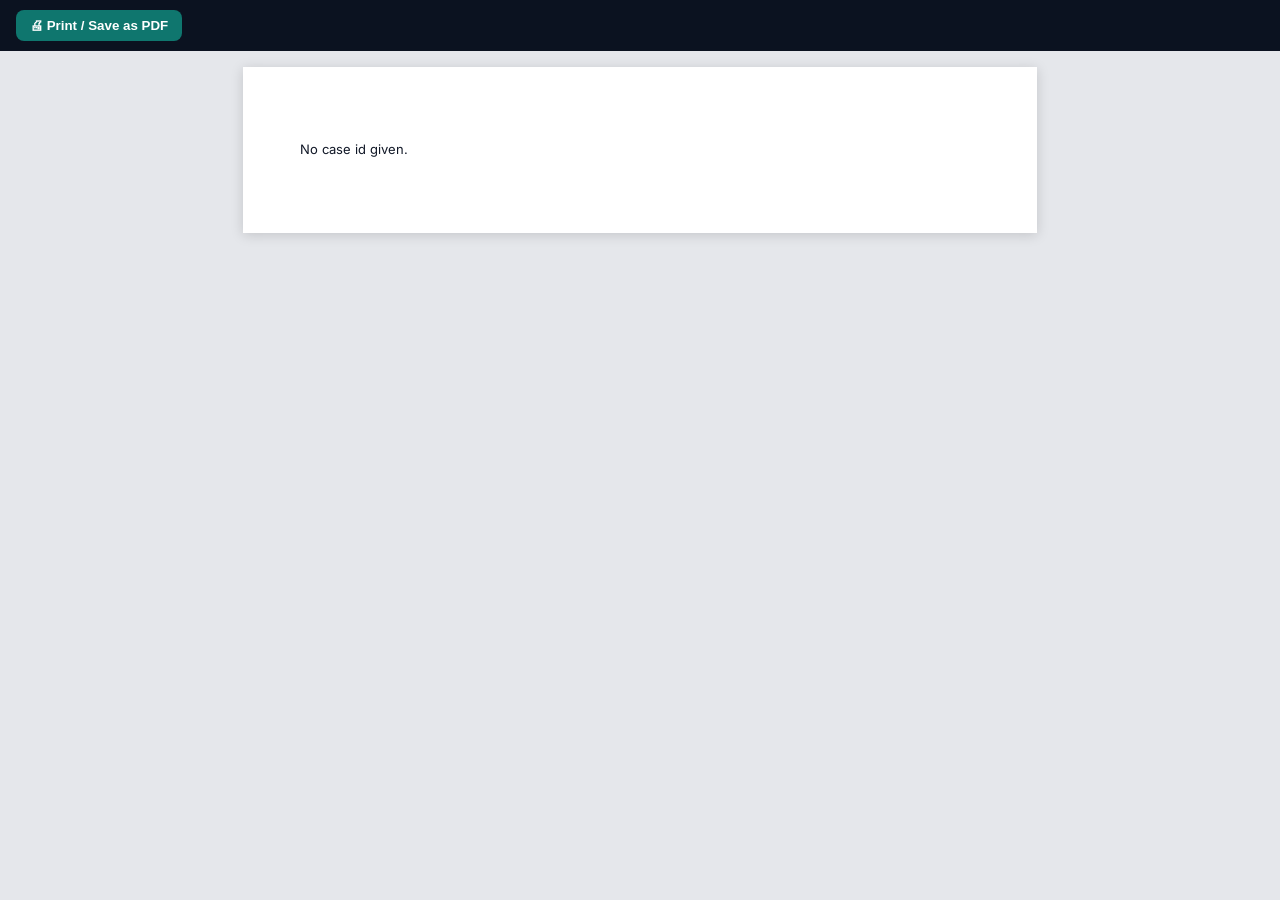
<file: static/report.html>
<!doctype html>
<html lang="en">
<head>
  <meta charset="utf-8">
  <meta name="viewport" content="width=device-width, initial-scale=1">
  <title>8D report: RootTrace 8D</title>
  <link rel="preconnect" href="https://fonts.googleapis.com">
  <link rel="preconnect" href="https://fonts.gstatic.com" crossorigin>
  <link rel="stylesheet" href="https://fonts.googleapis.com/css2?family=Inter:wght@400;600;700&display=swap">
  <link rel="stylesheet" href="/static/css/print.css">
</head>
<body>
  <div class="toolbar no-print">
    <button onclick="window.print()">🖨 Print / Save as PDF</button>
    <span id="toolbarNote"></span>
  </div>
  <main id="report"><p class="muted">Loading report…</p></main>
  <script type="module" src="/static/js/report.js"></script>
</body>
</html>
</file>
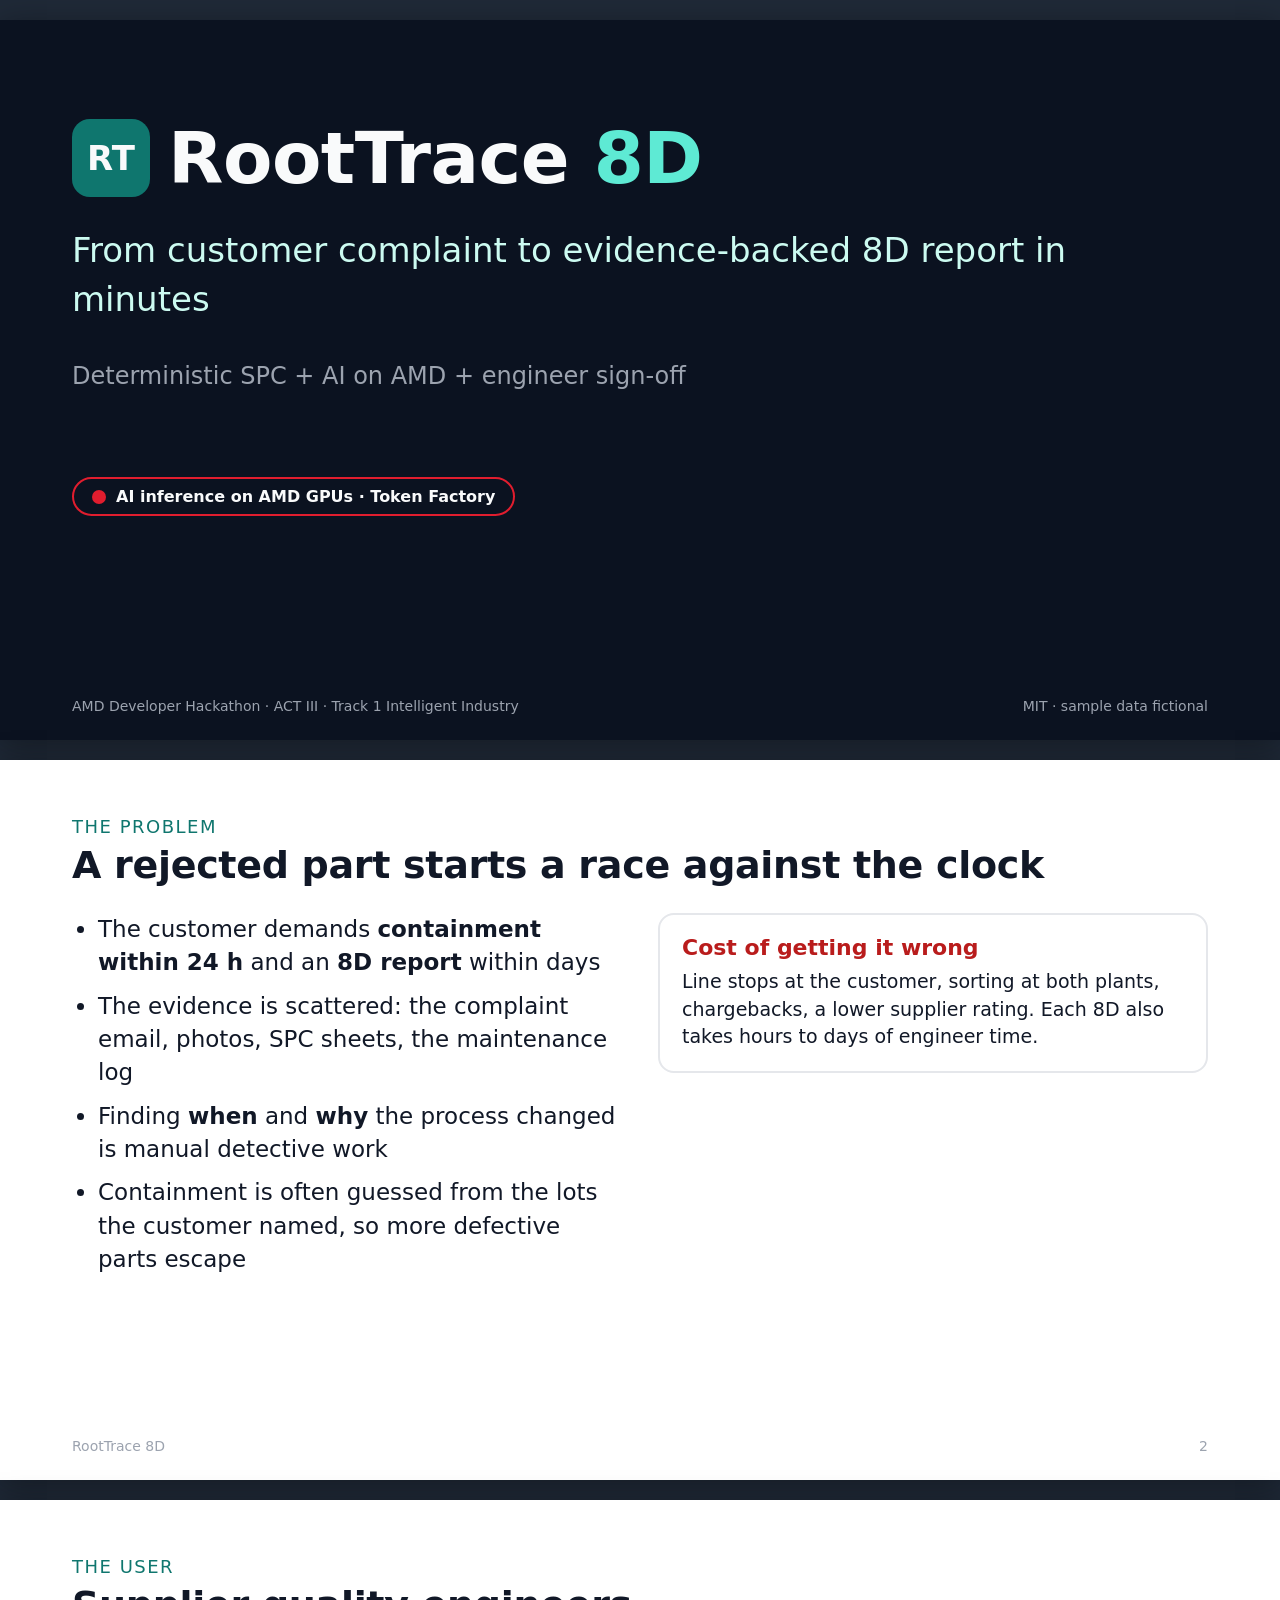
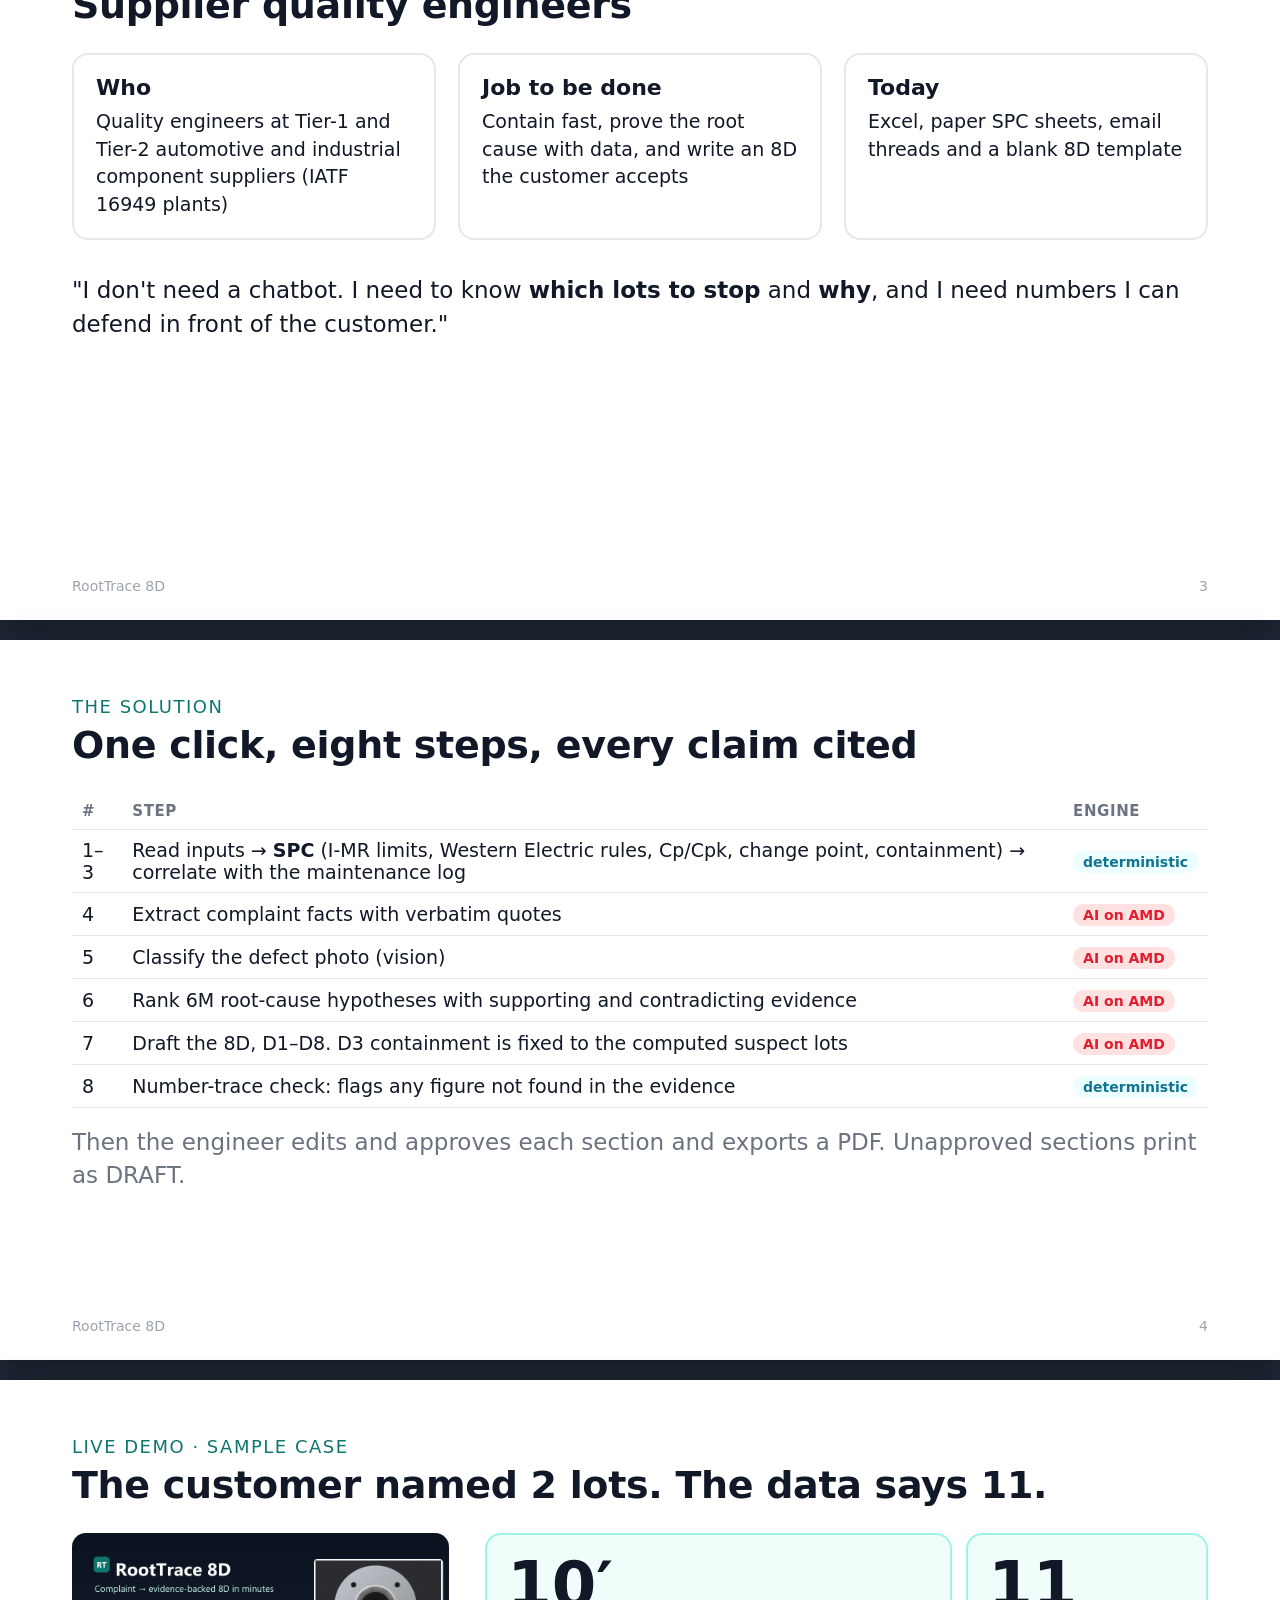
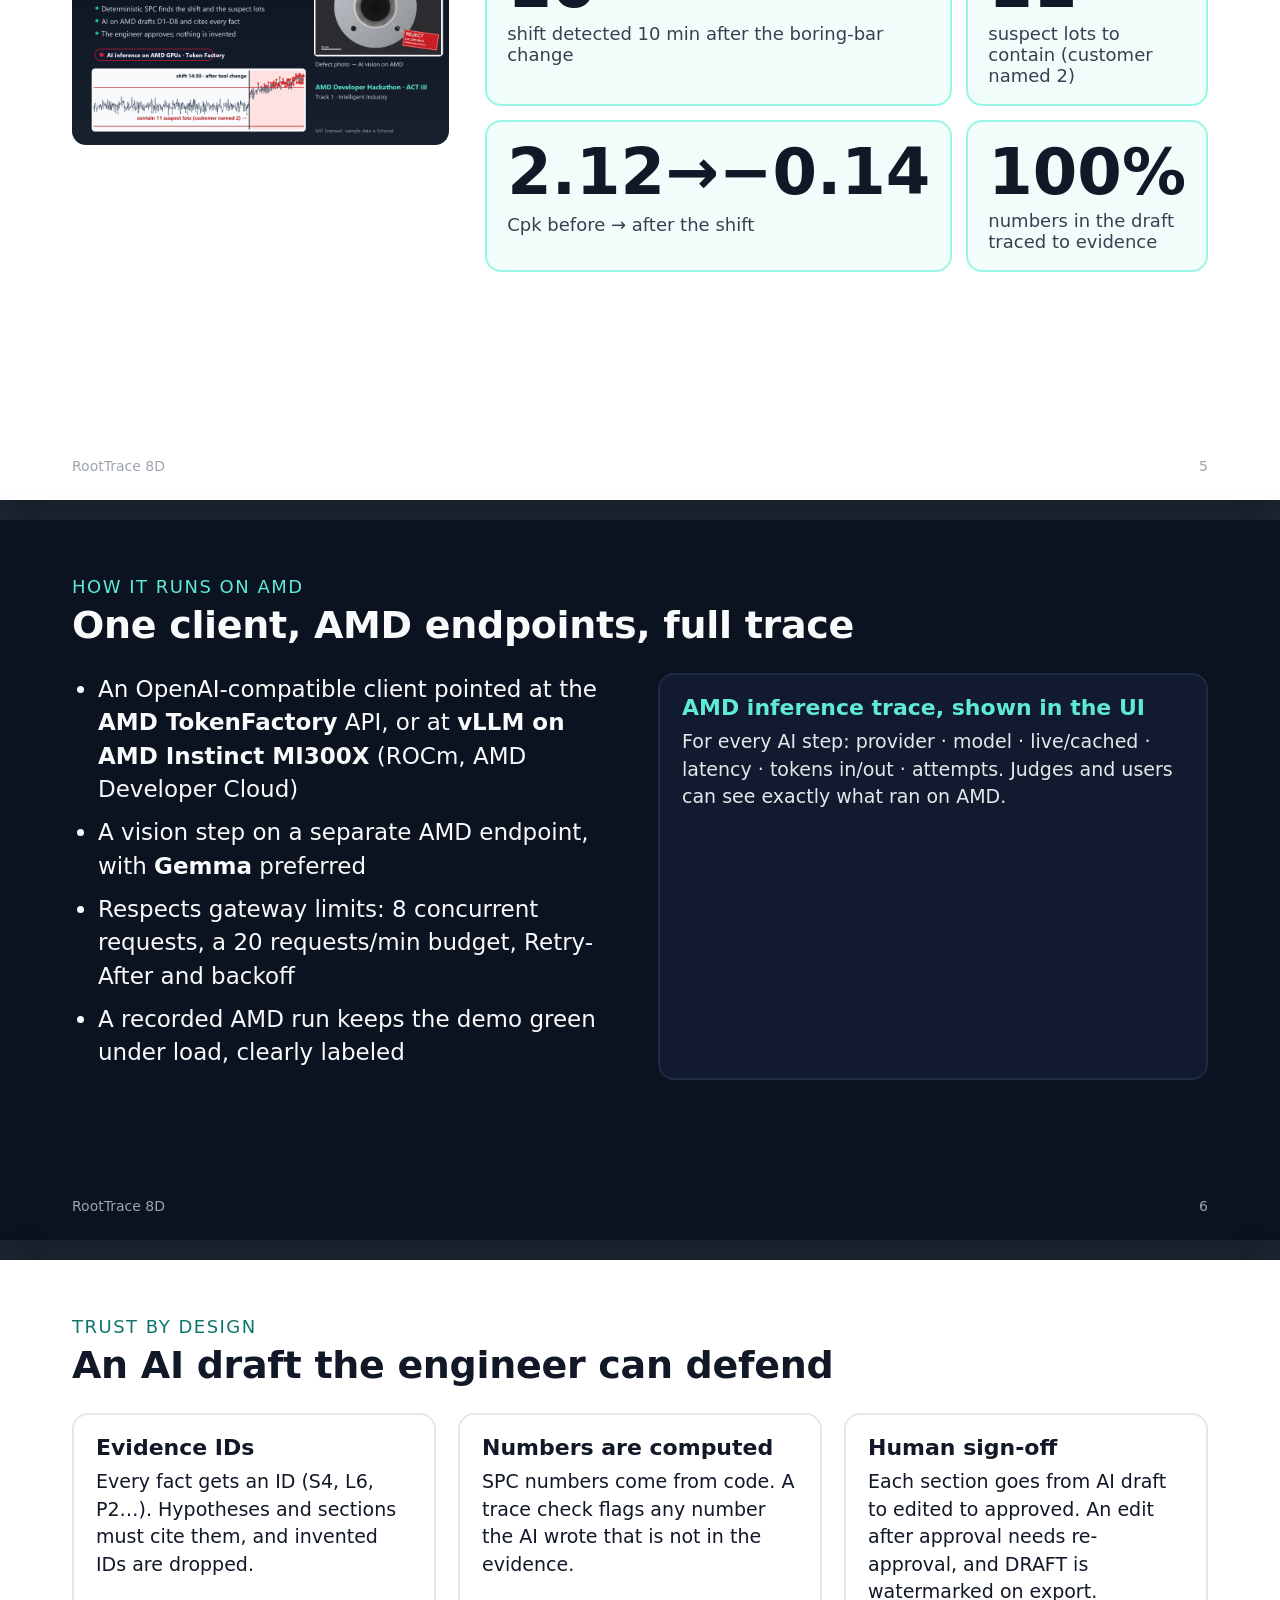
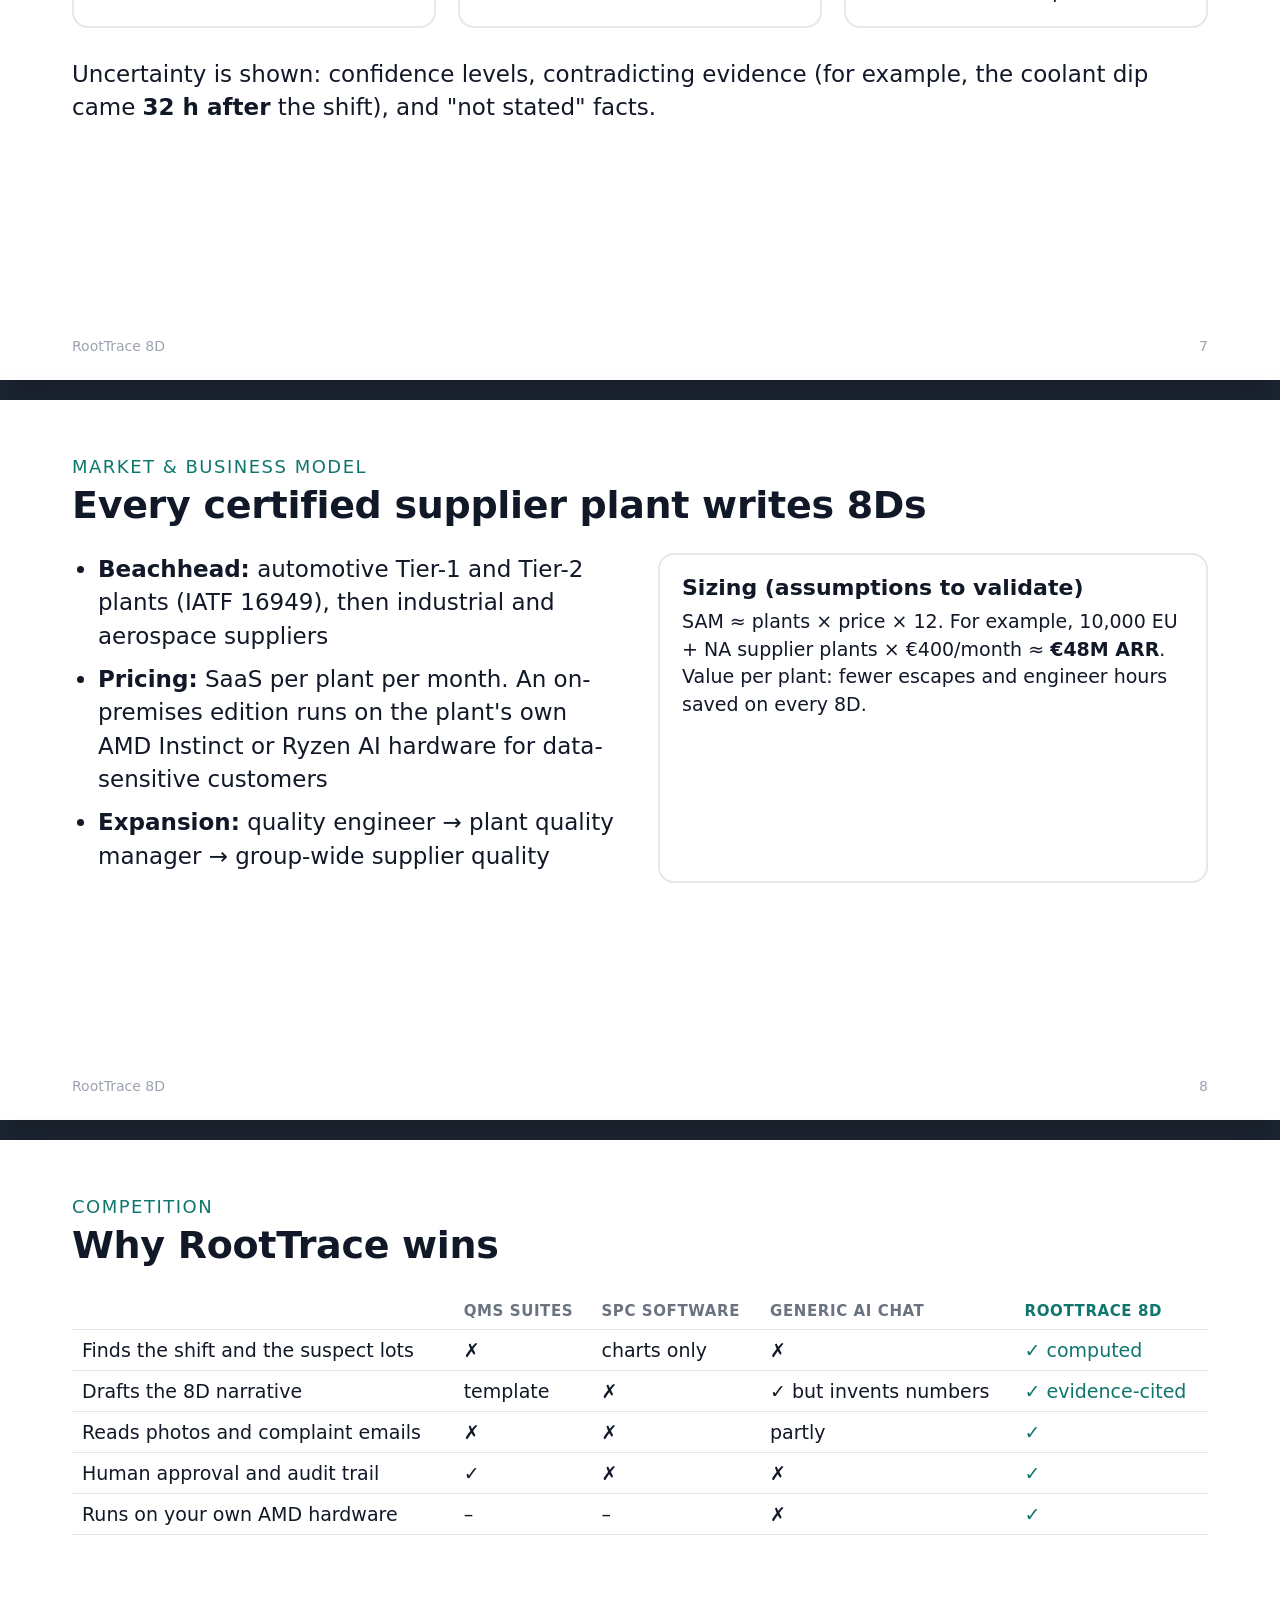
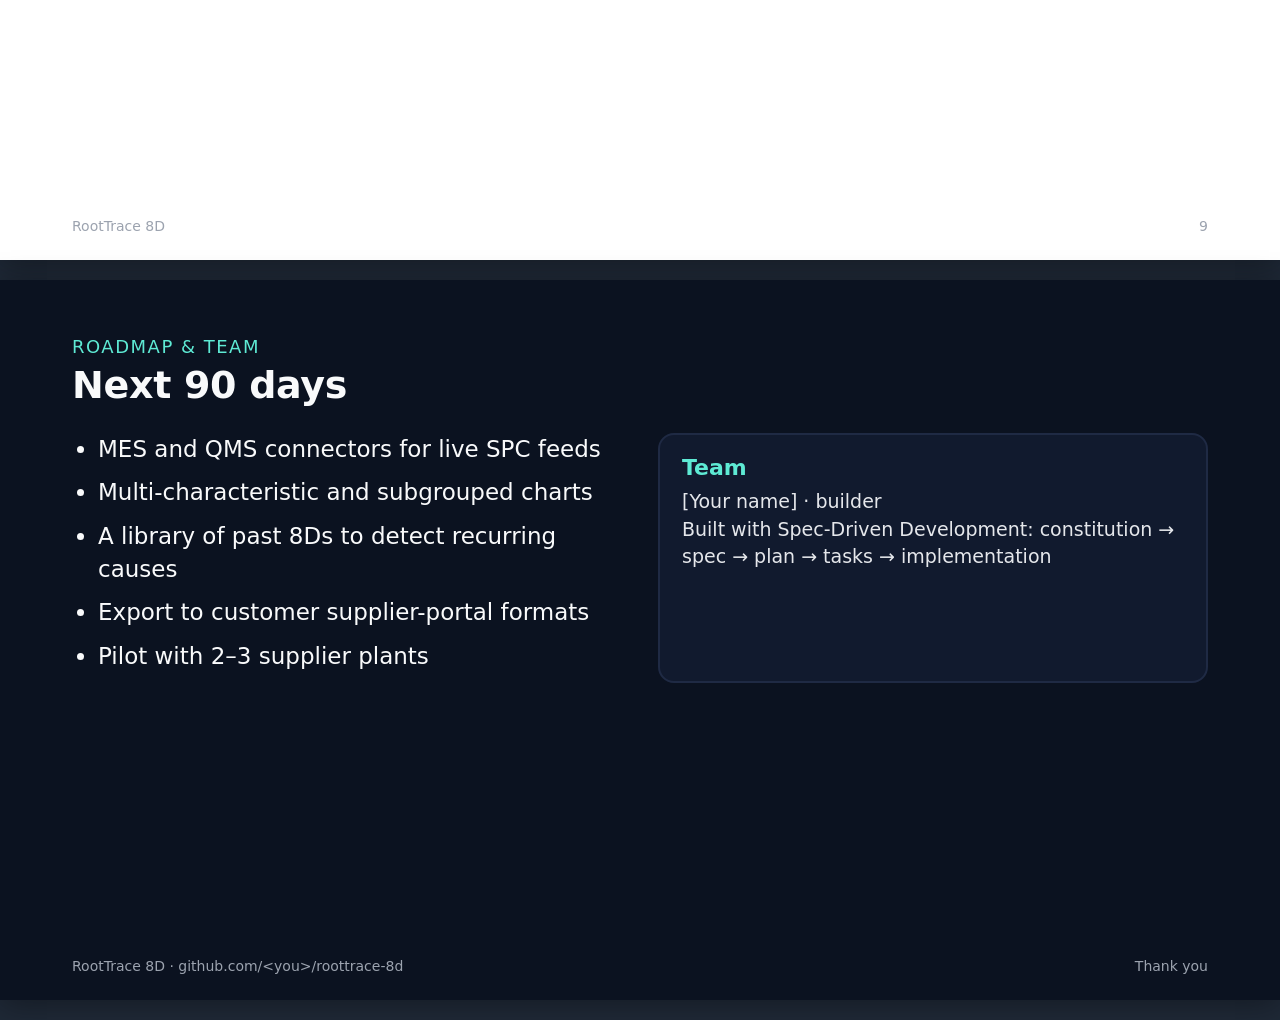
<file: docs/submission/slides.html>
<!doctype html>
<html lang="en">
<head>
<meta charset="utf-8">
<title>RootTrace 8D: pitch deck</title>
<style>
  @page { size: 1280px 720px; margin: 0; }
  * { box-sizing: border-box; }
  body { margin: 0; background: #1f2937; font-family: "Segoe UI", system-ui, Arial, sans-serif; color: #111827; }
  .slide { width: 1280px; height: 720px; margin: 20px auto; background: #fff; position: relative; overflow: hidden;
           padding: 56px 72px; page-break-after: always; box-shadow: 0 6px 30px rgba(0,0,0,.35); }
  .dark { background: #0b1220; color: #f9fafb; }
  h1 { font-size: 54px; margin: 0 0 10px; letter-spacing: -.5px; }
  h2 { font-size: 38px; margin: 0 0 26px; letter-spacing: -.3px; }
  h2 small { display: block; font-size: 18px; font-weight: 500; color: #0f766e; text-transform: uppercase; letter-spacing: 1.5px; margin-bottom: 6px; }
  .dark h2 small { color: #5eead4; }
  p, li { font-size: 23px; line-height: 1.45; }
  ul { padding-left: 26px; margin: 0; }
  li { margin-bottom: 10px; }
  .muted { color: #6b7280; }
  .dark .muted { color: #9ca3af; }
  .accent { color: #0f766e; }
  .red { color: #b91c1c; }
  .grid2 { display: grid; grid-template-columns: 1fr 1fr; gap: 36px; }
  .grid3 { display: grid; grid-template-columns: repeat(3, 1fr); gap: 22px; }
  .box { border: 2px solid #e5e7eb; border-radius: 16px; padding: 20px 22px; }
  .box h3 { margin: 0 0 8px; font-size: 22px; }
  .box p { font-size: 19px; margin: 0; }
  .big { font-size: 64px; font-weight: 800; line-height: 1; }
  .kpi { border-radius: 16px; background: #f0fdfa; border: 2px solid #99f6e4; padding: 18px 20px; }
  .kpi .l { font-size: 18px; color: #374151; margin-top: 6px; }
  table { border-collapse: collapse; width: 100%; font-size: 19px; }
  td, th { border-bottom: 1px solid #e5e7eb; padding: 9px 10px; text-align: left; }
  th { color: #6b7280; font-size: 15px; text-transform: uppercase; letter-spacing: .6px; }
  .tag { display: inline-block; font-size: 14px; font-weight: 700; padding: 3px 10px; border-radius: 999px; }
  .ai { background: #fee2e2; color: #e11d2e; }
  .det { background: #ecfeff; color: #0e7490; }
  .foot { position: absolute; left: 72px; right: 72px; bottom: 26px; font-size: 14px; color: #9ca3af; display: flex; justify-content: space-between; }
  img.full { width: 100%; border-radius: 14px; }
  .pill { display: inline-flex; gap: 10px; align-items: center; border: 2px solid #e11d2e; border-radius: 999px; padding: 8px 18px; font-weight: 700; }
  .pill i { width: 14px; height: 14px; border-radius: 50%; background: #e11d2e; display: inline-block; }
  @media print { body { background: #fff; } .slide { margin: 0; box-shadow: none; } }
</style>
</head>
<body>

<section class="slide dark">
  <div style="display:flex;align-items:center;gap:18px;margin-top:40px">
    <div style="width:78px;height:78px;border-radius:18px;background:#0f766e;display:grid;place-items:center;font-size:34px;font-weight:800">RT</div>
    <h1 style="font-size:72px;margin:0">RootTrace <span style="color:#5eead4">8D</span></h1>
  </div>
  <p style="font-size:34px;color:#ccfbf1;margin-top:26px">From customer complaint to evidence-backed 8D report in minutes</p>
  <p class="muted" style="font-size:24px">Deterministic SPC + AI on AMD + engineer sign-off</p>
  <div style="margin-top:60px" class="pill"><i></i> AI inference on AMD GPUs · Token Factory</div>
  <div class="foot"><span>AMD Developer Hackathon · ACT III · Track 1 Intelligent Industry</span><span>MIT · sample data fictional</span></div>
</section>

<section class="slide">
  <h2><small>The problem</small>A rejected part starts a race against the clock</h2>
  <div class="grid2">
    <ul>
      <li>The customer demands <b>containment within 24 h</b> and an <b>8D report</b> within days</li>
      <li>The evidence is scattered: the complaint email, photos, SPC sheets, the maintenance log</li>
      <li>Finding <b>when</b> and <b>why</b> the process changed is manual detective work</li>
      <li>Containment is often guessed from the lots the customer named, so more defective parts escape</li>
    </ul>
    <div class="box" style="align-self:start">
      <h3 class="red">Cost of getting it wrong</h3>
      <p>Line stops at the customer, sorting at both plants, chargebacks, a lower supplier rating. Each 8D also takes hours to days of engineer time.</p>
    </div>
  </div>
  <div class="foot"><span>RootTrace 8D</span><span>2</span></div>
</section>

<section class="slide">
  <h2><small>The user</small>Supplier quality engineers</h2>
  <div class="grid3">
    <div class="box"><h3>Who</h3><p>Quality engineers at Tier-1 and Tier-2 automotive and industrial component suppliers (IATF 16949 plants)</p></div>
    <div class="box"><h3>Job to be done</h3><p>Contain fast, prove the root cause with data, and write an 8D the customer accepts</p></div>
    <div class="box"><h3>Today</h3><p>Excel, paper SPC sheets, email threads and a blank 8D template</p></div>
  </div>
  <p style="margin-top:34px">"I don't need a chatbot. I need to know <b>which lots to stop</b> and <b>why</b>, and I need numbers I can defend in front of the customer."</p>
  <div class="foot"><span>RootTrace 8D</span><span>3</span></div>
</section>

<section class="slide">
  <h2><small>The solution</small>One click, eight steps, every claim cited</h2>
  <table>
    <tr><th>#</th><th>Step</th><th>Engine</th></tr>
    <tr><td>1–3</td><td>Read inputs → <b>SPC</b> (I-MR limits, Western Electric rules, Cp/Cpk, change point, containment) → correlate with the maintenance log</td><td><span class="tag det">deterministic</span></td></tr>
    <tr><td>4</td><td>Extract complaint facts with verbatim quotes</td><td><span class="tag ai">AI on AMD</span></td></tr>
    <tr><td>5</td><td>Classify the defect photo (vision)</td><td><span class="tag ai">AI on AMD</span></td></tr>
    <tr><td>6</td><td>Rank 6M root-cause hypotheses with supporting and contradicting evidence</td><td><span class="tag ai">AI on AMD</span></td></tr>
    <tr><td>7</td><td>Draft the 8D, D1–D8. D3 containment is fixed to the computed suspect lots</td><td><span class="tag ai">AI on AMD</span></td></tr>
    <tr><td>8</td><td>Number-trace check: flags any figure not found in the evidence</td><td><span class="tag det">deterministic</span></td></tr>
  </table>
  <p class="muted" style="margin-top:18px">Then the engineer edits and approves each section and exports a PDF. Unapproved sections print as DRAFT.</p>
  <div class="foot"><span>RootTrace 8D</span><span>4</span></div>
</section>

<section class="slide">
  <h2><small>Live demo · sample case</small>The customer named 2 lots. The data says 11.</h2>
  <div class="grid2">
    <img class="full" src="cover.png" alt="RootTrace 8D sample analysis">
    <div style="display:grid;grid-template-columns:1fr 1fr;gap:14px;align-content:start">
      <div class="kpi"><div class="big">10′</div><div class="l">shift detected 10 min after the boring-bar change</div></div>
      <div class="kpi"><div class="big">11</div><div class="l">suspect lots to contain (customer named 2)</div></div>
      <div class="kpi"><div class="big">2.12→−0.14</div><div class="l" style="margin-top:10px">Cpk before → after the shift</div></div>
      <div class="kpi"><div class="big">100%</div><div class="l">numbers in the draft traced to evidence</div></div>
    </div>
  </div>
  <div class="foot"><span>RootTrace 8D</span><span>5</span></div>
</section>

<section class="slide dark">
  <h2><small>How it runs on AMD</small>One client, AMD endpoints, full trace</h2>
  <div class="grid2">
    <ul>
      <li>An OpenAI-compatible client pointed at the <b>AMD TokenFactory</b> API, or at <b>vLLM on AMD Instinct MI300X</b> (ROCm, AMD Developer Cloud)</li>
      <li>A vision step on a separate AMD endpoint, with <b>Gemma</b> preferred</li>
      <li>Respects gateway limits: 8 concurrent requests, a 20 requests/min budget, Retry-After and backoff</li>
      <li>A recorded AMD run keeps the demo green under load, clearly labeled</li>
    </ul>
    <div class="box" style="border-color:#1f2a44;background:#111a2e">
      <h3 style="color:#5eead4">AMD inference trace, shown in the UI</h3>
      <p style="color:#e5e7eb">For every AI step: provider · model · live/cached · latency · tokens in/out · attempts. Judges and users can see exactly what ran on AMD.</p>
    </div>
  </div>
  <div class="foot"><span>RootTrace 8D</span><span>6</span></div>
</section>

<section class="slide">
  <h2><small>Trust by design</small>An AI draft the engineer can defend</h2>
  <div class="grid3">
    <div class="box"><h3>Evidence IDs</h3><p>Every fact gets an ID (S4, L6, P2…). Hypotheses and sections must cite them, and invented IDs are dropped.</p></div>
    <div class="box"><h3>Numbers are computed</h3><p>SPC numbers come from code. A trace check flags any number the AI wrote that is not in the evidence.</p></div>
    <div class="box"><h3>Human sign-off</h3><p>Each section goes from AI draft to edited to approved. An edit after approval needs re-approval, and DRAFT is watermarked on export.</p></div>
  </div>
  <p style="margin-top:30px">Uncertainty is shown: confidence levels, contradicting evidence (for example, the coolant dip came <b>32 h after</b> the shift), and "not stated" facts.</p>
  <div class="foot"><span>RootTrace 8D</span><span>7</span></div>
</section>

<section class="slide">
  <h2><small>Market & business model</small>Every certified supplier plant writes 8Ds</h2>
  <div class="grid2">
    <ul>
      <li><b>Beachhead:</b> automotive Tier-1 and Tier-2 plants (IATF 16949), then industrial and aerospace suppliers</li>
      <li><b>Pricing:</b> SaaS per plant per month. An on-premises edition runs on the plant's own AMD Instinct or Ryzen AI hardware for data-sensitive customers</li>
      <li><b>Expansion:</b> quality engineer → plant quality manager → group-wide supplier quality</li>
    </ul>
    <div class="box">
      <h3>Sizing (assumptions to validate)</h3>
      <p>SAM ≈ plants × price × 12. For example, 10,000 EU + NA supplier plants × €400/month ≈ <b>€48M ARR</b>. Value per plant: fewer escapes and engineer hours saved on every 8D.</p>
    </div>
  </div>
  <div class="foot"><span>RootTrace 8D</span><span>8</span></div>
</section>

<section class="slide">
  <h2><small>Competition</small>Why RootTrace wins</h2>
  <table>
    <tr><th></th><th>QMS suites</th><th>SPC software</th><th>Generic AI chat</th><th class="accent">RootTrace 8D</th></tr>
    <tr><td>Finds the shift and the suspect lots</td><td>✗</td><td>charts only</td><td>✗</td><td class="accent">✓ computed</td></tr>
    <tr><td>Drafts the 8D narrative</td><td>template</td><td>✗</td><td>✓ but invents numbers</td><td class="accent">✓ evidence-cited</td></tr>
    <tr><td>Reads photos and complaint emails</td><td>✗</td><td>✗</td><td>partly</td><td class="accent">✓</td></tr>
    <tr><td>Human approval and audit trail</td><td>✓</td><td>✗</td><td>✗</td><td class="accent">✓</td></tr>
    <tr><td>Runs on your own AMD hardware</td><td>–</td><td>–</td><td>✗</td><td class="accent">✓</td></tr>
  </table>
  <div class="foot"><span>RootTrace 8D</span><span>9</span></div>
</section>

<section class="slide dark">
  <h2><small>Roadmap & team</small>Next 90 days</h2>
  <div class="grid2">
    <ul>
      <li>MES and QMS connectors for live SPC feeds</li>
      <li>Multi-characteristic and subgrouped charts</li>
      <li>A library of past 8Ds to detect recurring causes</li>
      <li>Export to customer supplier-portal formats</li>
      <li>Pilot with 2–3 supplier plants</li>
    </ul>
    <div class="box" style="border-color:#1f2a44;background:#111a2e">
      <h3 style="color:#5eead4">Team</h3>
      <p style="color:#e5e7eb">[Your name] · builder<br>Built with Spec-Driven Development: constitution → spec → plan → tasks → implementation</p>
    </div>
  </div>
  <div class="foot"><span>RootTrace 8D · github.com/&lt;you&gt;/roottrace-8d</span><span>Thank you</span></div>
</section>

</body>
</html>
</file>
<file: static/css/print.css>
:root { --ink: #111827; --muted: #6b7280; --line: #d1d5db; --bad: #b91c1c; --ok: #15803d; --accent: #0f766e; }
* { box-sizing: border-box; }
body { margin: 0; background: #e5e7eb; -webkit-text-size-adjust: 100%; color: var(--ink); font: 13px/1.5 "Inter", "Segoe UI", system-ui, Arial, sans-serif; }
main { max-width: 210mm; margin: 16px auto; background: #fff; padding: 16mm 15mm; box-shadow: 0 2px 12px rgba(0,0,0,.15); }
.toolbar { position: sticky; top: 0; background: #0b1220; color: #fff; padding: 10px 16px; display: flex; gap: 12px; align-items: center; z-index: 5; }
.toolbar button { background: #0f766e; color: #fff; border: 0; border-radius: 8px; padding: 8px 14px; font-weight: 600; cursor: pointer; }
.muted { color: var(--muted); }
h1 { font-size: 20px; margin: 0; }
h2 { font-size: 14px; margin: 18px 0 6px; padding-bottom: 4px; border-bottom: 2px solid var(--ink); text-transform: uppercase; letter-spacing: .4px; }
.head { display: flex; justify-content: space-between; gap: 16px; border-bottom: 3px solid var(--accent); padding-bottom: 10px; }
.head .meta { text-align: right; font-size: 12px; flex: none; white-space: nowrap; }
.approval { display: inline-block; white-space: nowrap; margin-top: 4px; padding: 3px 10px; border-radius: 999px; font-weight: 700; font-size: 12px; }
.approval.partial { background: #fef3c7; color: #92400e; }
.approval.full { background: #dcfce7; color: var(--ok); }
table { width: 100%; border-collapse: collapse; font-size: 12px; }
th, td { border: 1px solid var(--line); padding: 4px 6px; text-align: left; vertical-align: top; }
th { background: #f3f4f6; }
.chart svg { width: 100%; height: auto; }
.section { position: relative; border: 1px solid var(--line); border-radius: 6px; padding: 8px 12px; margin: 8px 0; page-break-inside: avoid; overflow: hidden; }
.section h3 { margin: 0 0 4px; font-size: 13.5px; display: flex; justify-content: space-between; gap: 8px; }
.section .sig { font-size: 11px; font-weight: 400; color: var(--muted); }
.section ul { margin: 2px 0; padding-left: 18px; }
.section .det { border-left: 3px solid var(--bad); background: #fff5f5; padding: 4px 8px; margin-bottom: 6px; white-space: pre-wrap; font-size: 12px; }
.section.draft::after {
  content: "DRAFT"; position: absolute; right: 12px; top: 50%; transform: translateY(-50%) rotate(-12deg);
  font-size: 46px; font-weight: 900; color: rgba(185, 28, 28, .14); letter-spacing: 6px; pointer-events: none;
}
.ev { font-family: Consolas, monospace; font-size: 10.5px; background: #ccfbf1; border-radius: 4px; padding: 0 4px; margin-right: 2px; }
.flag { color: #92400e; font-size: 11px; }
.foot { margin-top: 16px; font-size: 10.5px; color: var(--muted); border-top: 1px solid var(--line); padding-top: 6px; }
@media print {
  body { background: #fff; }
  main { box-shadow: none; margin: 0; padding: 0; max-width: none; }
  .no-print { display: none !important; }
  @page { size: A4; margin: 14mm 12mm; }
}

.table-scroll { width: 100%; overflow-x: auto; -webkit-overflow-scrolling: touch; }
.chart { border: 1px solid var(--line); border-radius: 8px; padding: 4px; overflow: hidden; }
@media screen and (max-width: 860px) {
  main { margin: 0; padding: 18px 16px 32px; box-shadow: none; max-width: none; }
  .toolbar { flex-wrap: wrap; padding: 10px 12px; }
  .toolbar span { font-size: 12px; }
  .head { flex-direction: column; gap: 8px; }
  .head .meta { text-align: left; white-space: normal; }
  h1 { font-size: 18px; }
  .table-scroll table { min-width: 560px; }
  .section.draft::after { font-size: 34px; right: 8px; }
}
@media print {
  .table-scroll { overflow: visible; }
  .table-scroll table { min-width: 0; }
}
</file>
